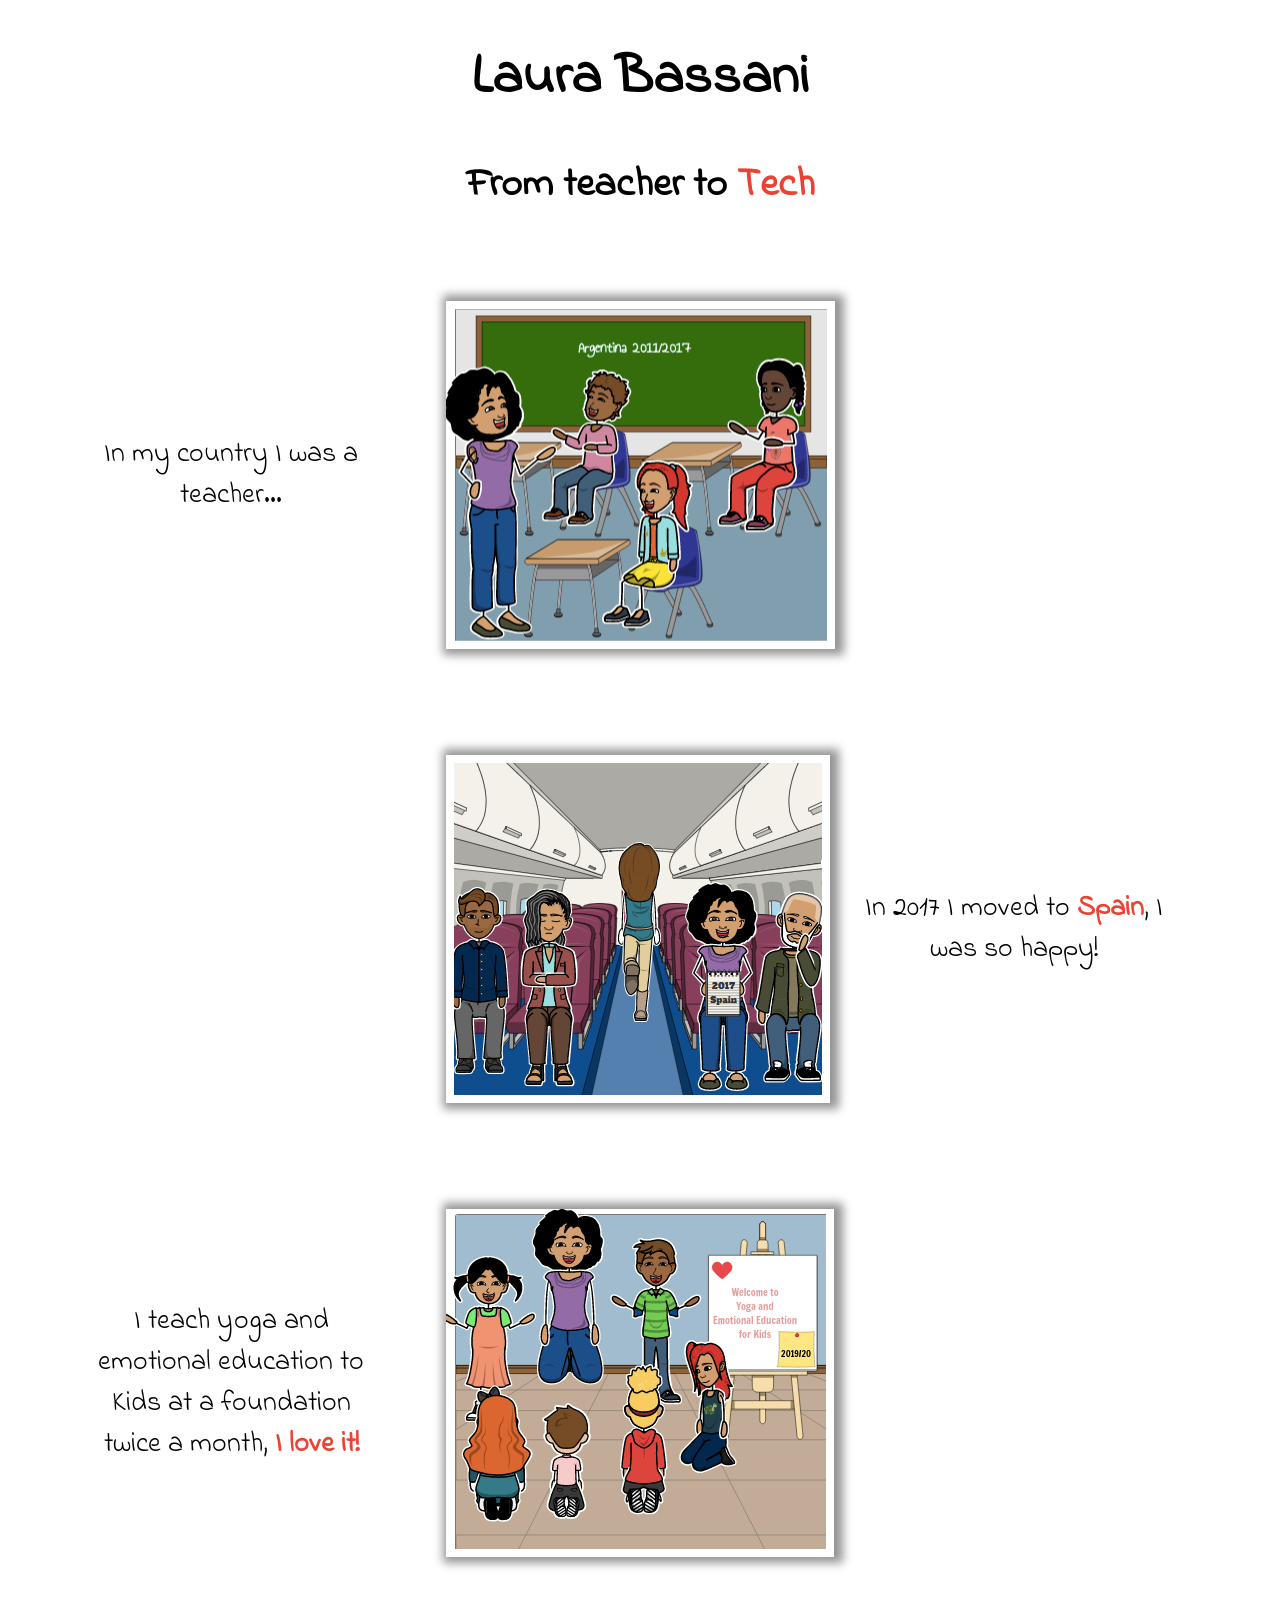
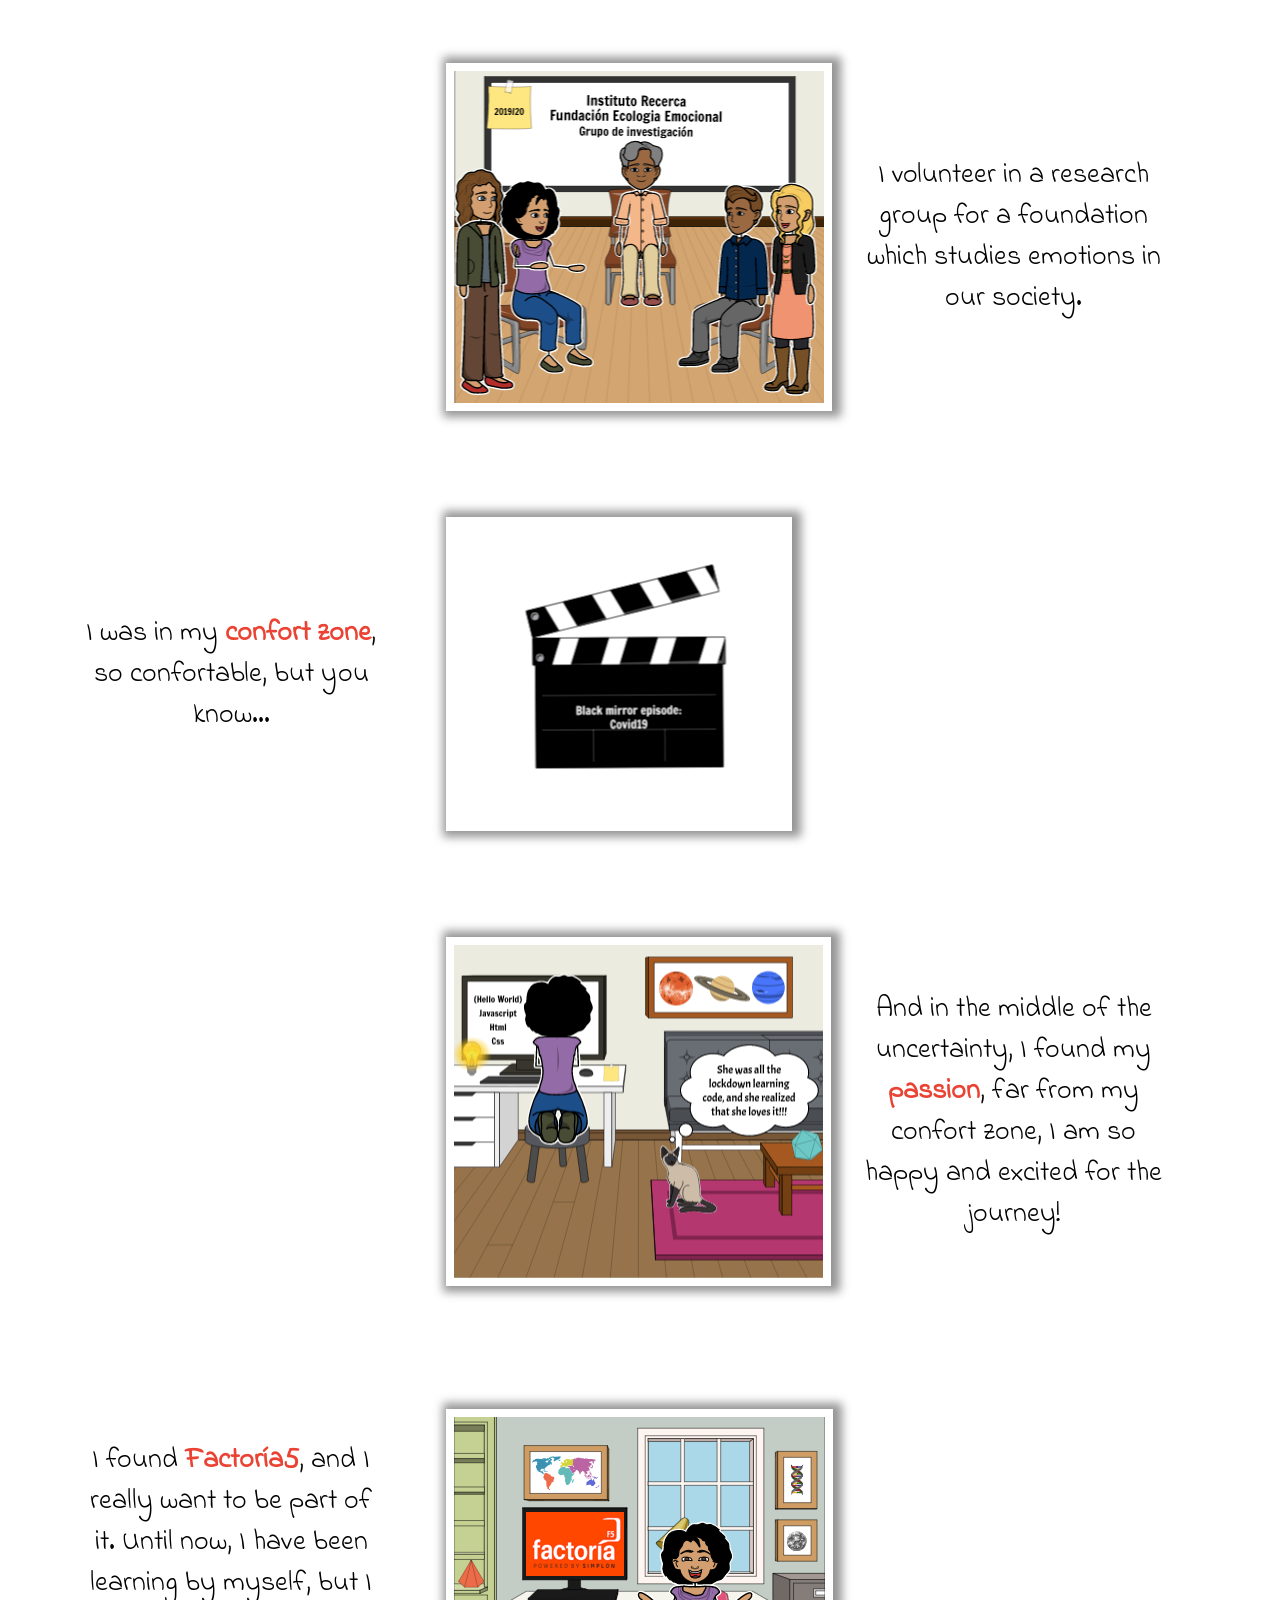
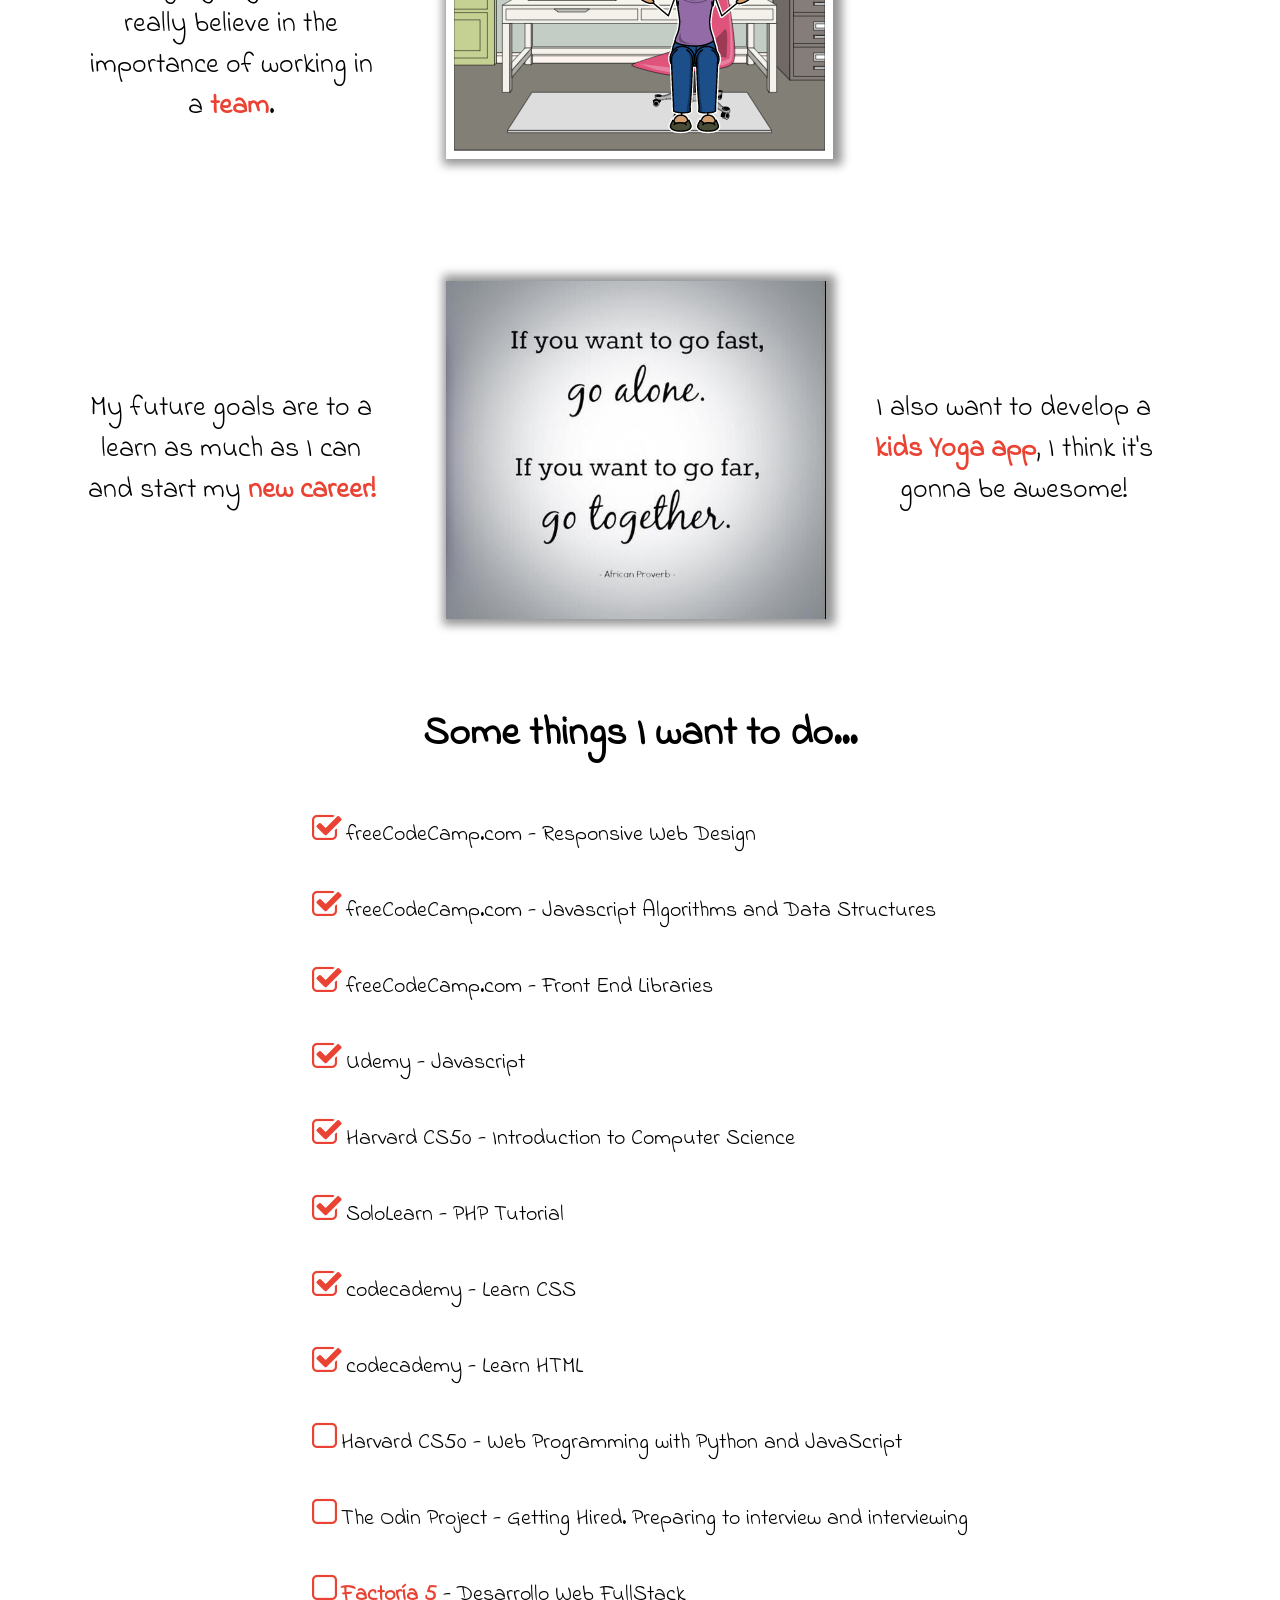
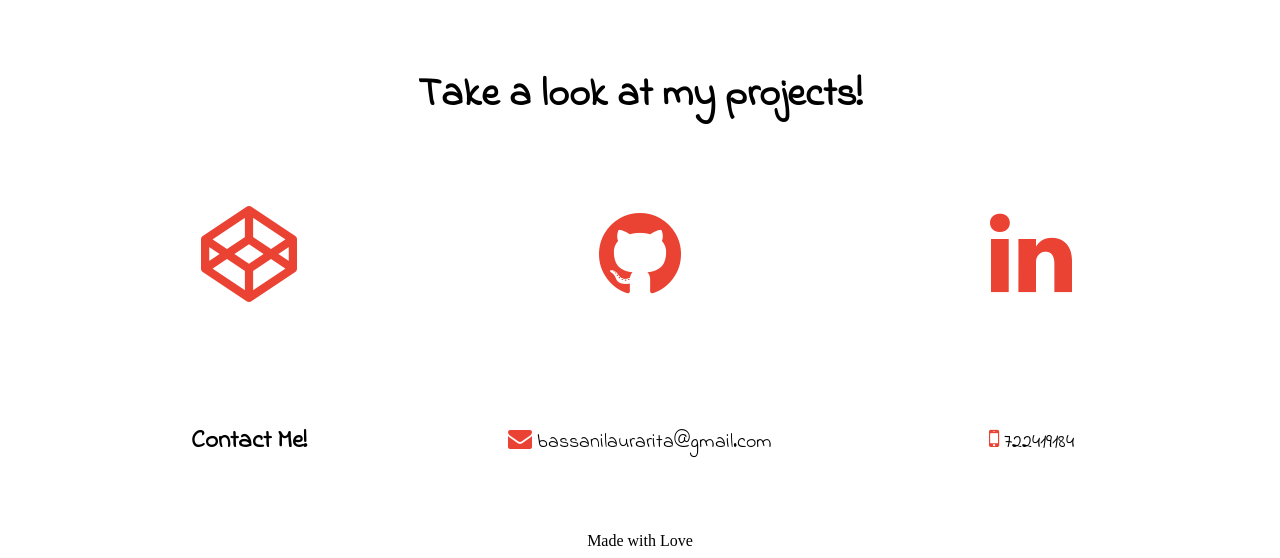
<file: index.html>
<!doctype html>
<html lang="en">
<head>
    <meta charset="UTF-8">
    <meta name="viewport"
          content="width=device-width, user-scalable=no, initial-scale=1.0, maximum-scale=1.0, minimum-scale=1.0">
    <meta http-equiv="X-UA-Compatible" content="ie=edge">
    <title>Laura Bassani</title>
</head>

<link  rel="icon"   href="favicon.ico"/>
<link  rel="icon"   href="imagenes/favicon.png" type="image/png" />
<link rel="stylesheet" href="style.css">
<link rel="stylesheet" href="https://stackpath.bootstrapcdn.com/font-awesome/4.7.0/css/font-awesome.min.css"/>
<link href="https://fonts.googleapis.com/css2?family=Indie+Flower&display=swap" rel="stylesheet">
<body>
	<div>
	<h1>Laura Bassani<h1> 
		<h2>From teacher to <strong>Tech</strong></h2>
	</div>
	<div class="container">
		<div class="row">
			<p class="text">In my country I was a teacher...</p>
			<img id="school"src="school.png"/>
			<div></div>
		</div>
		<div class="row">
			<div></div>	
			<img id="plane"src="planes.png"/>
			<p class="text">In 2017 I moved to <strong>Spain</strong>, I was so happy!</p>
		</div>
		<div class="row">
			<p class="text">I teach yoga and emotional education to Kids at a foundation twice a month, <strong>I love it!</strong></p>
			<img id="pessigolles"src="pessigolles.png"/>	
		</div>
		<div class="row">
			<div></div>
			<img id="recerca"src="recerca.png"/>
			<p class="text">I volunteer in a research group for a foundation which studies emotions in our society.</p>
		</div>
		<div class="row">
			<p class="text">I was in my <strong>confort zone</strong>, so confortable, but you know...</p>	
			<img id="blackmirror"src="2020.png"/>
		</div>
		<div class="row">
			<div></div>
			<img id="lockdown"src="lockdown.png"/>
			<p class="text">And in the middle of the uncertainty, I found my <strong>passion</strong>, far from my confort zone, I am so happy and excited for the journey!</p>
		</div>
		</div>
		<div class="row">
			<p class="text">I found <strong>Factoría5</strong>, and I really want to be part of it. Until now, I have been learning by myself, but I really believe in the importance of working in a <strong>team</strong>.</p>	
			<img id="factoria"src="factoria.png"/>
		</div>
		<div class="row">
			<p class="text"> My future goals are to a learn as much as I can and start my <strong>new career!</strong></p>
			<img id="together"src="together.png"/>
			<p class="text">I also want to develop a <strong>kids Yoga app</strong>, I think it's gonna be awesome!</p>
		</div>

		<h2>Some things I want to do...</h2>
		<div class="todo">
			<div>
				<i class="fa fa-check-square-o" aria-hidden="true"></i>
				<p class="course">freeCodeCamp.com - Responsive Web Design</p>
			</div>
			<div>
				<i class="fa fa-check-square-o" aria-hidden="true"></i>
				<p class="course">freeCodeCamp.com - Javascript Algorithms and Data Structures</p>
			</div>
			<div>
				<i class="fa fa-check-square-o" aria-hidden="true"></i>
				<p class="course">freeCodeCamp.com - Front End Libraries</p>
			</div>
			<div>
				<i class="fa fa-check-square-o" aria-hidden="true"></i>
				<p class="course">Udemy - Javascript</p>
			</div>
			<div>
				<i class="fa fa-check-square-o" aria-hidden="true"></i>
				<p class="course"> Harvard CS50 - Introduction to Computer Science</p>
			</div>
			<div>
				<i class="fa fa-check-square-o" aria-hidden="true"></i>
				<p class="course">SoloLearn - PHP Tutorial</p>
			</div>
			<div>
				<i class="fa fa-check-square-o" aria-hidden="true"></i>
				<p class="course">codecademy - Learn CSS</p>
			</div>
			<div>
				<i class="fa fa-check-square-o" aria-hidden="true"></i>
				<p class="course">codecademy - Learn HTML</p>
			</div>
			<div>
				<i class="fa fa-square-o" aria-hidden="true"></i>
				<p class="course">Harvard CS50 - Web Programming with Python and JavaScript</p>
			</div>
			<div>
				<i class="fa fa-square-o" aria-hidden="true"></i>
				<p class="course">The Odin Project - Getting Hired. Preparing to interview and interviewing</p>
			</div>
			<div>
				<i class="fa fa-square-o" aria-hidden="true"></i>
				<p class="course"><strong>Factoría 5</strong> - Desarrollo Web FullStack</p>
			</div>
		</div>

		<h2>Take a look at my projects!</h2>
		<div class="row">
			<div> 
				<a href="https://codepen.io/lauraBass" target="_blank">
					<i class="fa fa-codepen" aria-hidden="true"></i>
				</a>
			</div>
			<div> 
				<a href="https://github.com/LauraBas" target="_blank">
					<i class="fa fa-github" aria-hidden="true"></i>
				</a>
			</div>
			<div> 
				<a href="https://www.linkedin.com/in/laura-bassani/" target="_blank">
					<i class="fa fa-linkedin" aria-hidden="true"></i>
				</a>
			</div>
		</div>
		<div class="row">
			<div>	
				<h3>Contact Me!</h3>
			</div>
			<div>
				<p class="contact"><i class="fa fa-envelope"aria-hidden="true"/></i> bassanilaurarita@gmail.com</p>
			</div>
			<div>
				<p class="contact"><i class="fa fa-mobile" aria-hidden="true"></i> 722419184</p>
			</div>
				
		</div>
	</div>
<footer id="chau">Made with Love</footer>
	


</body>
</html>
</file>
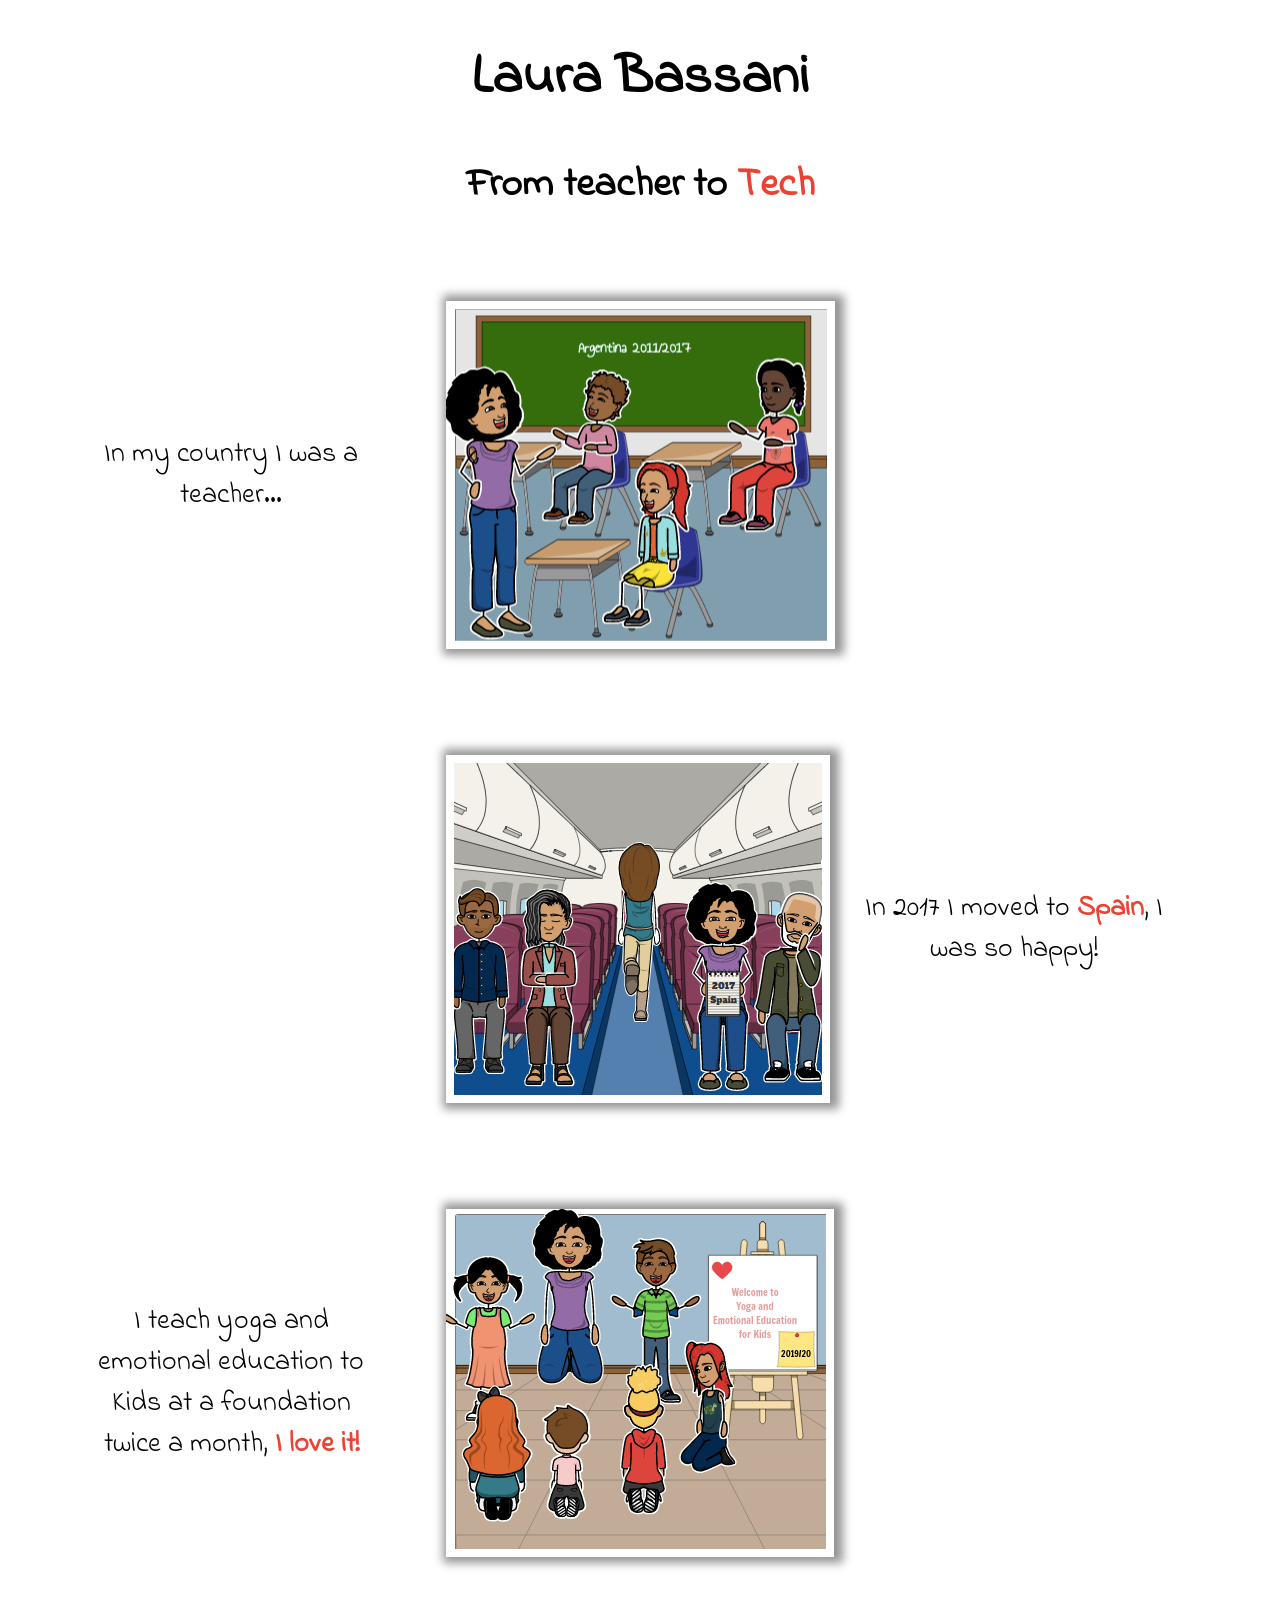
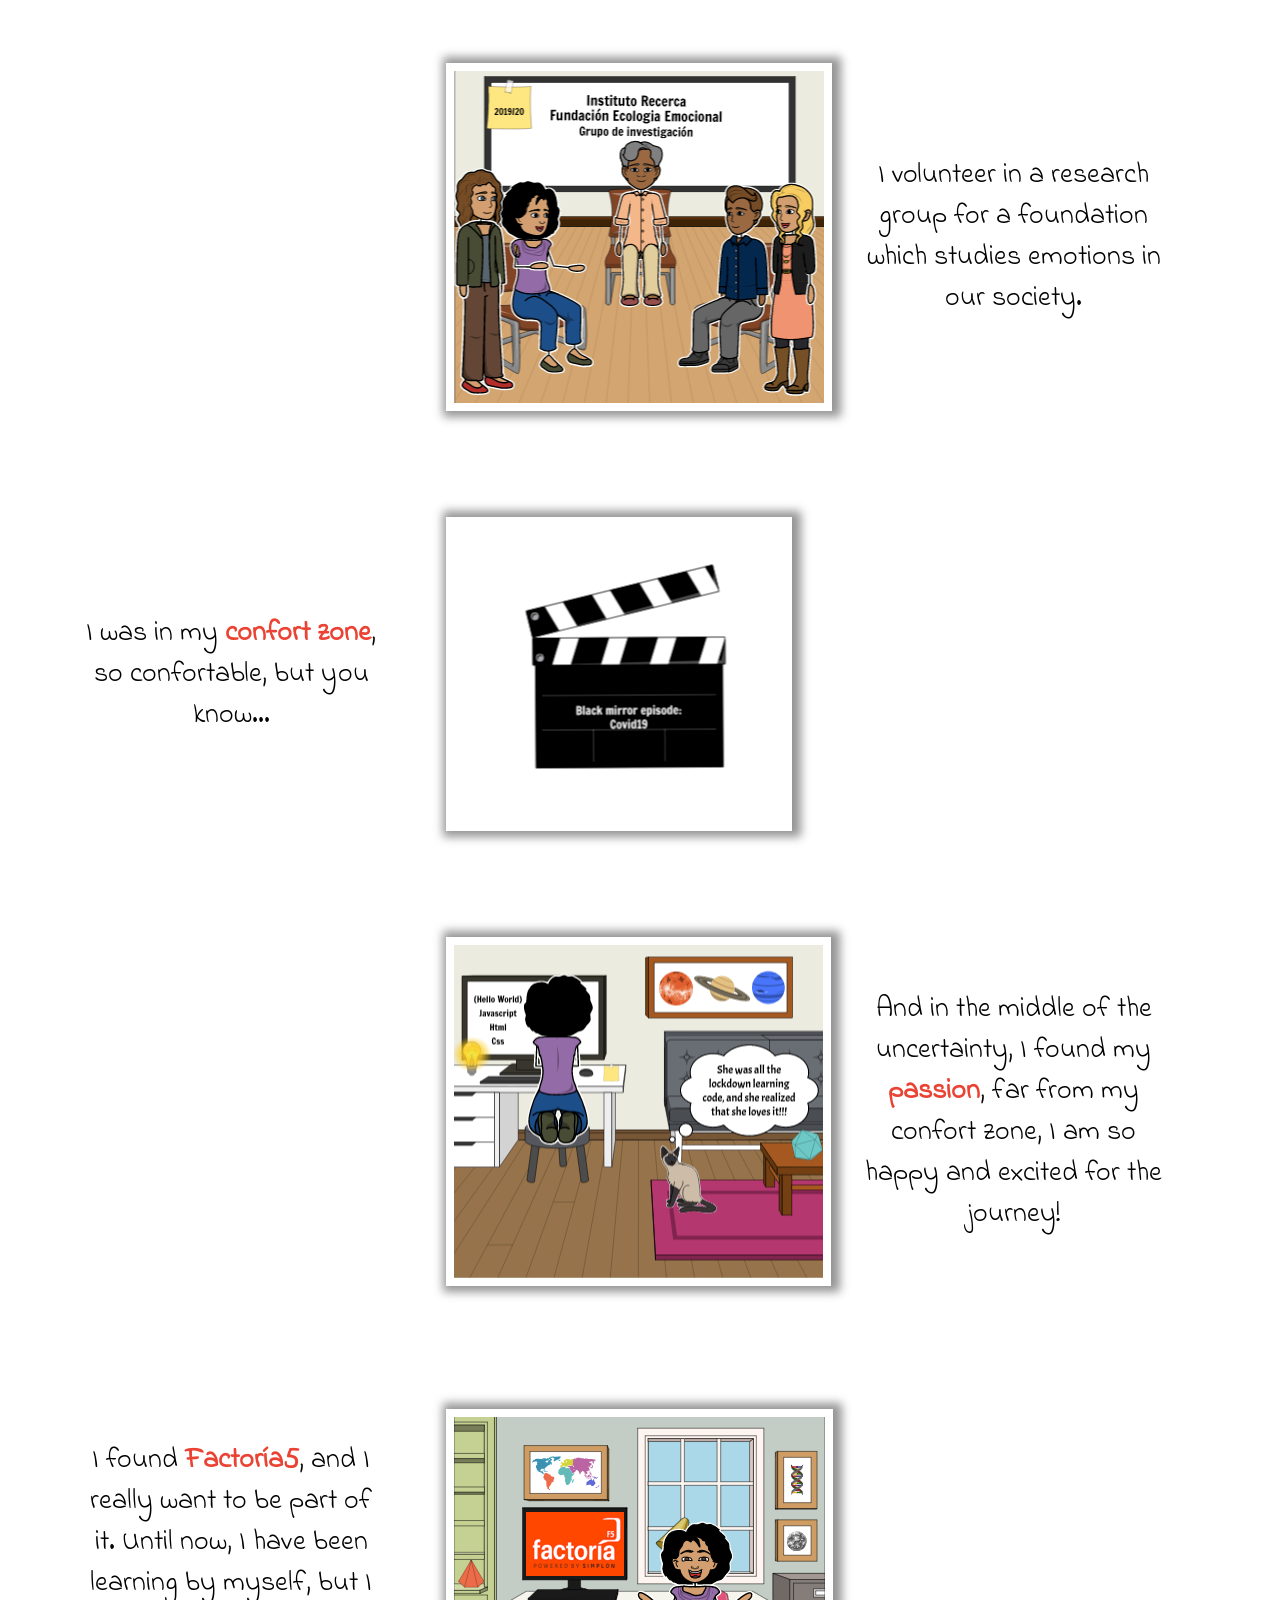
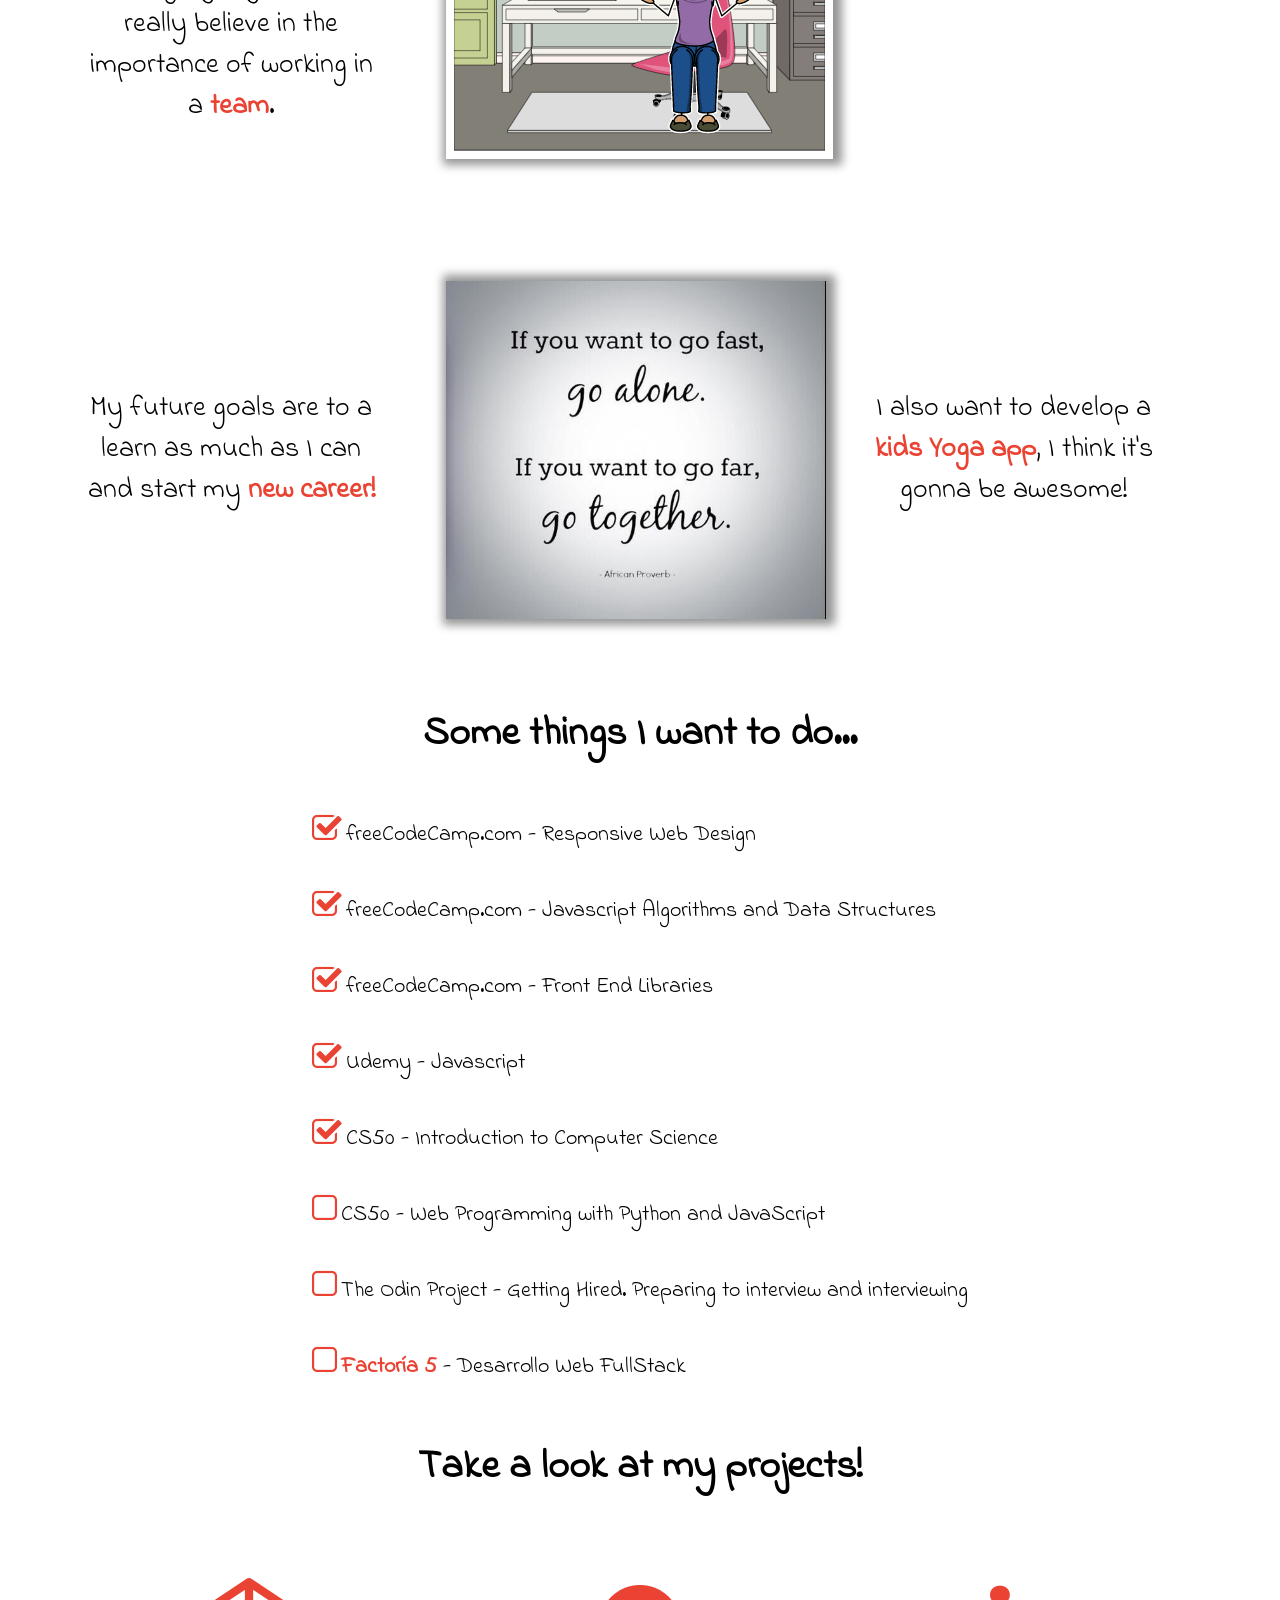
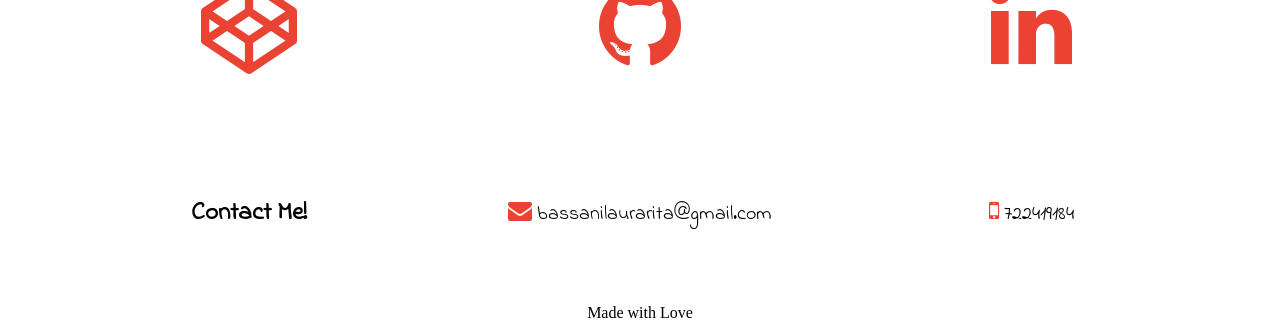
<file: lauraBas.html>
<!doctype html>
<html lang="en">
<head>
    <meta charset="UTF-8">
    <meta name="viewport"
          content="width=device-width, user-scalable=no, initial-scale=1.0, maximum-scale=1.0, minimum-scale=1.0">
    <meta http-equiv="X-UA-Compatible" content="ie=edge">
    <title>Laura Bassani</title>
</head>

<link  rel="icon"   href="favicon.ico"/>
<link  rel="icon"   href="imagenes/favicon.png" type="image/png" />
<link rel="stylesheet" href="style.css">
<link rel="stylesheet" href="https://stackpath.bootstrapcdn.com/font-awesome/4.7.0/css/font-awesome.min.css"/>
<link href="https://fonts.googleapis.com/css2?family=Indie+Flower&display=swap" rel="stylesheet">
<body>
	<div>
	<h1>Laura Bassani<h1> 
		<h2>From teacher to <strong>Tech</strong></h2>
	</div>
	<div class="container">
		<div class="row">
			<p class="text">In my country I was a teacher...</p>
			<img id="school"src="school.png"/>
			<div></div>
		</div>
		<div class="row">
			<div></div>	
			<img id="plane"src="planes.png"/>
			<p class="text">In 2017 I moved to <strong>Spain</strong>, I was so happy!</p>
		</div>
		<div class="row">
			<p class="text">I teach yoga and emotional education to Kids at a foundation twice a month, <strong>I love it!</strong></p>
			<img id="pessigolles"src="pessigolles.png"/>	
		</div>
		<div class="row">
			<div></div>
			<img id="recerca"src="recerca.png"/>
			<p class="text">I volunteer in a research group for a foundation which studies emotions in our society.</p>
		</div>
		<div class="row">
			<p class="text">I was in my <strong>confort zone</strong>, so confortable, but you know...</p>	
			<img id="blackmirror"src="2020.png"/>
		</div>
		<div class="row">
			<div></div>
			<img id="lockdown"src="lockdown.png"/>
			<p class="text">And in the middle of the uncertainty, I found my <strong>passion</strong>, far from my confort zone, I am so happy and excited for the journey!</p>
		</div>
		</div>
		<div class="row">
			<p class="text">I found <strong>Factoría5</strong>, and I really want to be part of it. Until now, I have been learning by myself, but I really believe in the importance of working in a <strong>team</strong>.</p>	
			<img id="factoria"src="factoria.png"/>
		</div>
		<div class="row">
			<p class="text"> My future goals are to a learn as much as I can and start my <strong>new career!</strong></p>
			<img id="together"src="together.png"/>
			<p class="text">I also want to develop a <strong>kids Yoga app</strong>, I think it's gonna be awesome!</p>
		</div>

		<h2>Some things I want to do...</h2>
		<div class="todo">
			<div>
				<i class="fa fa-check-square-o" aria-hidden="true"></i>
				<p class="course">freeCodeCamp.com - Responsive Web Design</p>
			</div>
			<div>
				<i class="fa fa-check-square-o" aria-hidden="true"></i>
				<p class="course">freeCodeCamp.com - Javascript Algorithms and Data Structures</p>
			</div>
			<div>
				<i class="fa fa-check-square-o" aria-hidden="true"></i>
				<p class="course">freeCodeCamp.com - Front End Libraries</p>
			</div>
			<div>
				<i class="fa fa-check-square-o" aria-hidden="true"></i>
				<p class="course">Udemy - Javascript</p>
			</div>
			<div>
				<i class="fa fa-check-square-o" aria-hidden="true"></i>
				<p class="course">CS50 - Introduction to Computer Science</p>
			</div>
			<div>
				<i class="fa fa-square-o" aria-hidden="true"></i>
				<p class="course">CS50 - Web Programming with Python and JavaScript</p>
			</div>
			<div>
				<i class="fa fa-square-o" aria-hidden="true"></i>
				<p class="course">The Odin Project - Getting Hired. Preparing to interview and interviewing</p>
			</div>
			<div>
				<i class="fa fa-square-o" aria-hidden="true"></i>
				<p class="course"><strong>Factoría 5</strong> - Desarrollo Web FullStack</p>
			</div>
		</div>

		<h2>Take a look at my projects!</h2>
		<div class="row">
			<div> 
				<a href="https://codepen.io/lauraBass" target="_blank">
					<i class="fa fa-codepen" aria-hidden="true"></i>
				</a>
			</div>
			<div> 
				<a href="https://github.com/LauraBas" target="_blank">
					<i class="fa fa-github" aria-hidden="true"></i>
				</a>
			</div>
			<div> 
				<a href="https://www.linkedin.com/in/laura-bassani/" target="_blank">
					<i class="fa fa-linkedin" aria-hidden="true"></i>
				</a>
			</div>
		</div>
		<div class="row">
			<div>	
				<h3>Contact Me!</h3>
			</div>
			<div>
				<p class="contact"><i class="fa fa-envelope"aria-hidden="true"/></i> bassanilaurarita@gmail.com</p>
			</div>
			<div>
				<p class="contact"><i class="fa fa-mobile" aria-hidden="true"></i> 722419184</p>
			</div>
				
		</div>
	</div>
<footer id="chau">Made with Love</footer>
	


</body>
</html>
</file>
<file: style.css>
:root{
	--factorial-red: #ea4233;
}

body{	
	text-align: center;
	font-family: 'Indie Flower', cursive;
}

h1 {
	font-size: 3.5rem;
}

h2 {
	font-size: 2.5rem;
}

h3 {
	font-size: 25px;
}

.container {
	text-align: center;
	display: block;
	align-items: center;

}

img {
	width: 250px;
	box-shadow: 3px 0px 9px 6px #0000006b;
	margin: 5px;
}

i.fa-linkedin, i.fa-github, i.fa-codepen  {
	font-size: 6rem;
	color: var(--factorial-red);
	display:inline-block;
}
i.fa-square-o, i.fa-check-square-o {
	font-size: 2rem;
	color: var(--factorial-red);
	display: inline-block;

}
.course{
	display: inline-block;
	align-items: left;
	font-size: 22px;

}

strong {
	color: var(--factorial-red);	
	font-weight: bold;
}


#school{
	border-bottom: 8px solid white;
    border-right: 8px solid white;
    border-top: 8px solid white;
}

#plane,  #recerca,  #lockdown, #factoria {
	border: 8px white solid;
}

#pessigolles{
	border-bottom: 8px solid white;
    border-right: 8px solid white;

}


#together {
	width: 380px;	
}

.text{	
	max-width: 300px;
	padding: 25px;
	font-size: 28px;
}

.row{
	display: flex;
	flex-direction: column;
	align-items: center;
	padding: 3rem; 
}

@media only screen and (min-width: 900px) {
  .row {
    display: grid;
	grid-template-columns: 33% 34% 33%;
  }
  img {
	width: auto;
  }
}

.todo{
	display: inline-flex;
    flex-direction: column;
    align-items: baseline;

}


#chau{
	font-family: cursive;	
}

i.fa-envelope, i.fa-mobile{
	font-size: 1.5rem;
	color: var(--factorial-red);	

}
.contact {
	font-size: 20px;
}
</file>
